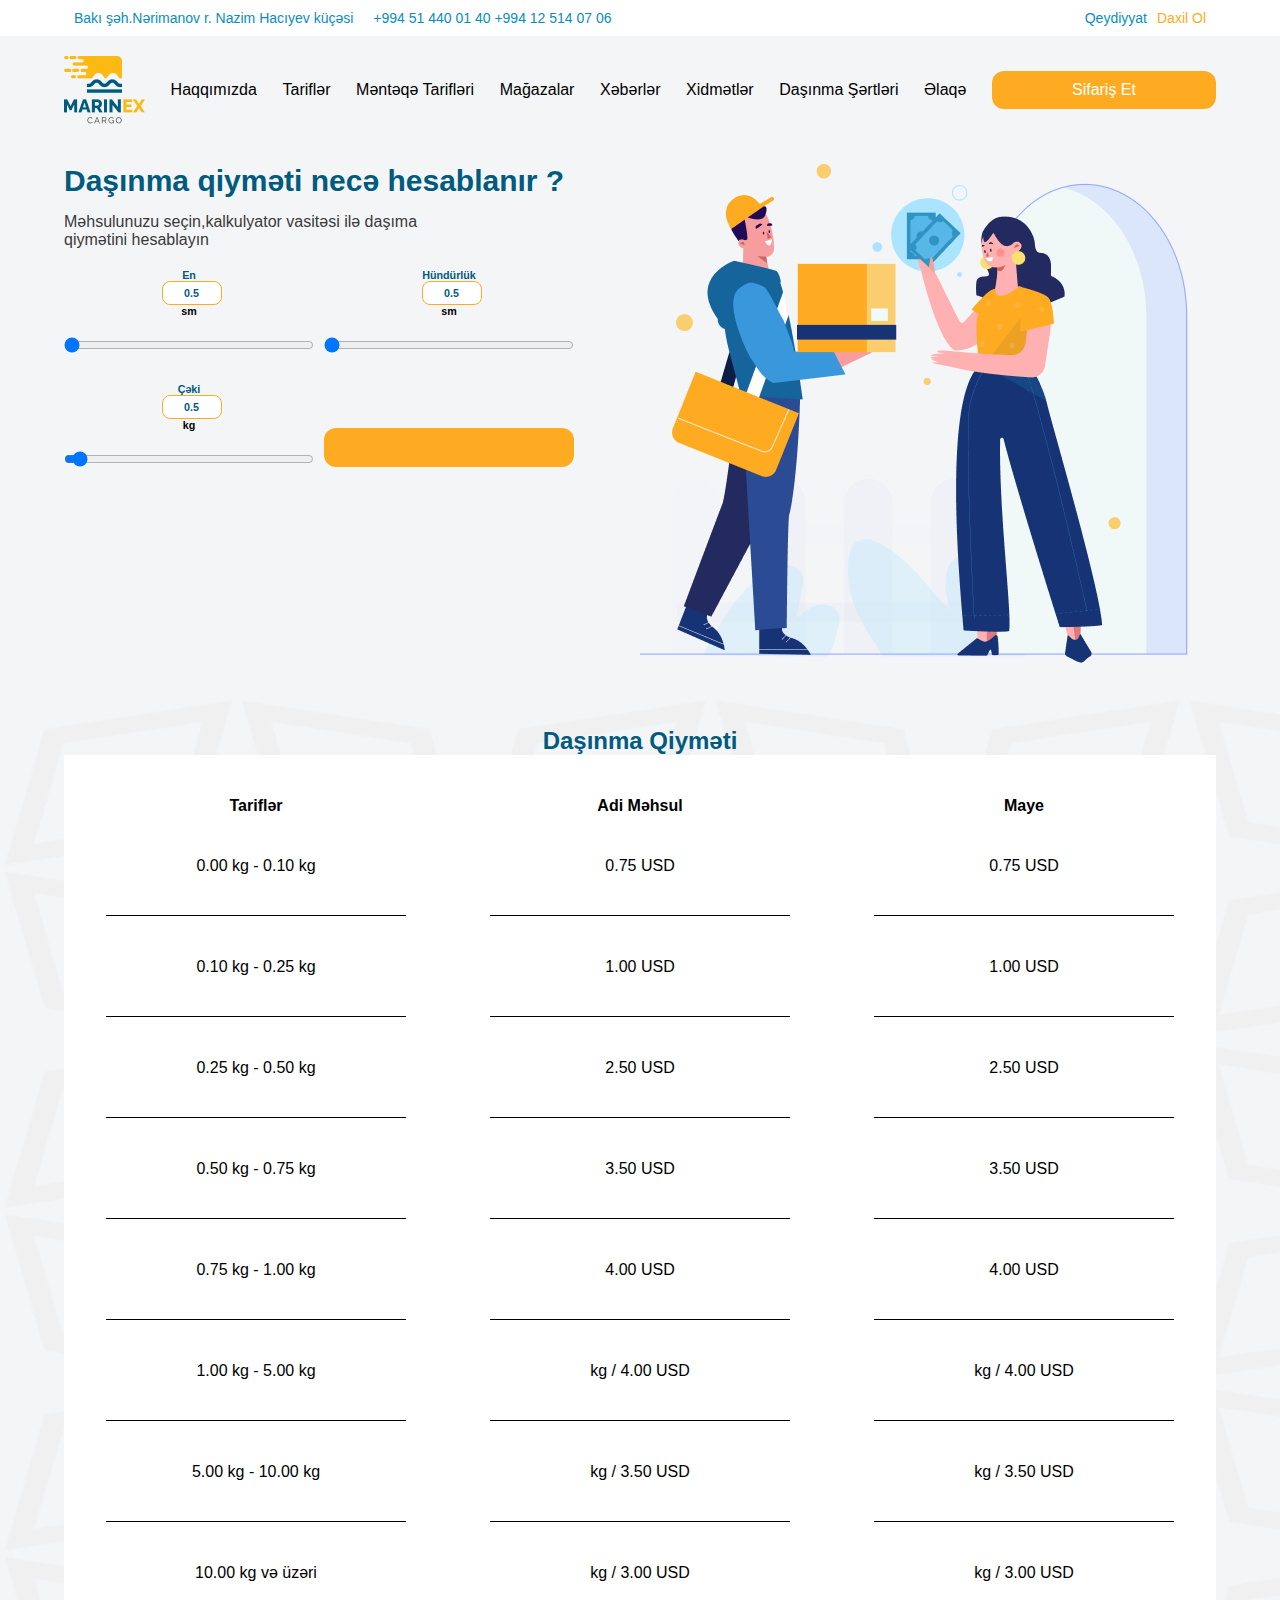
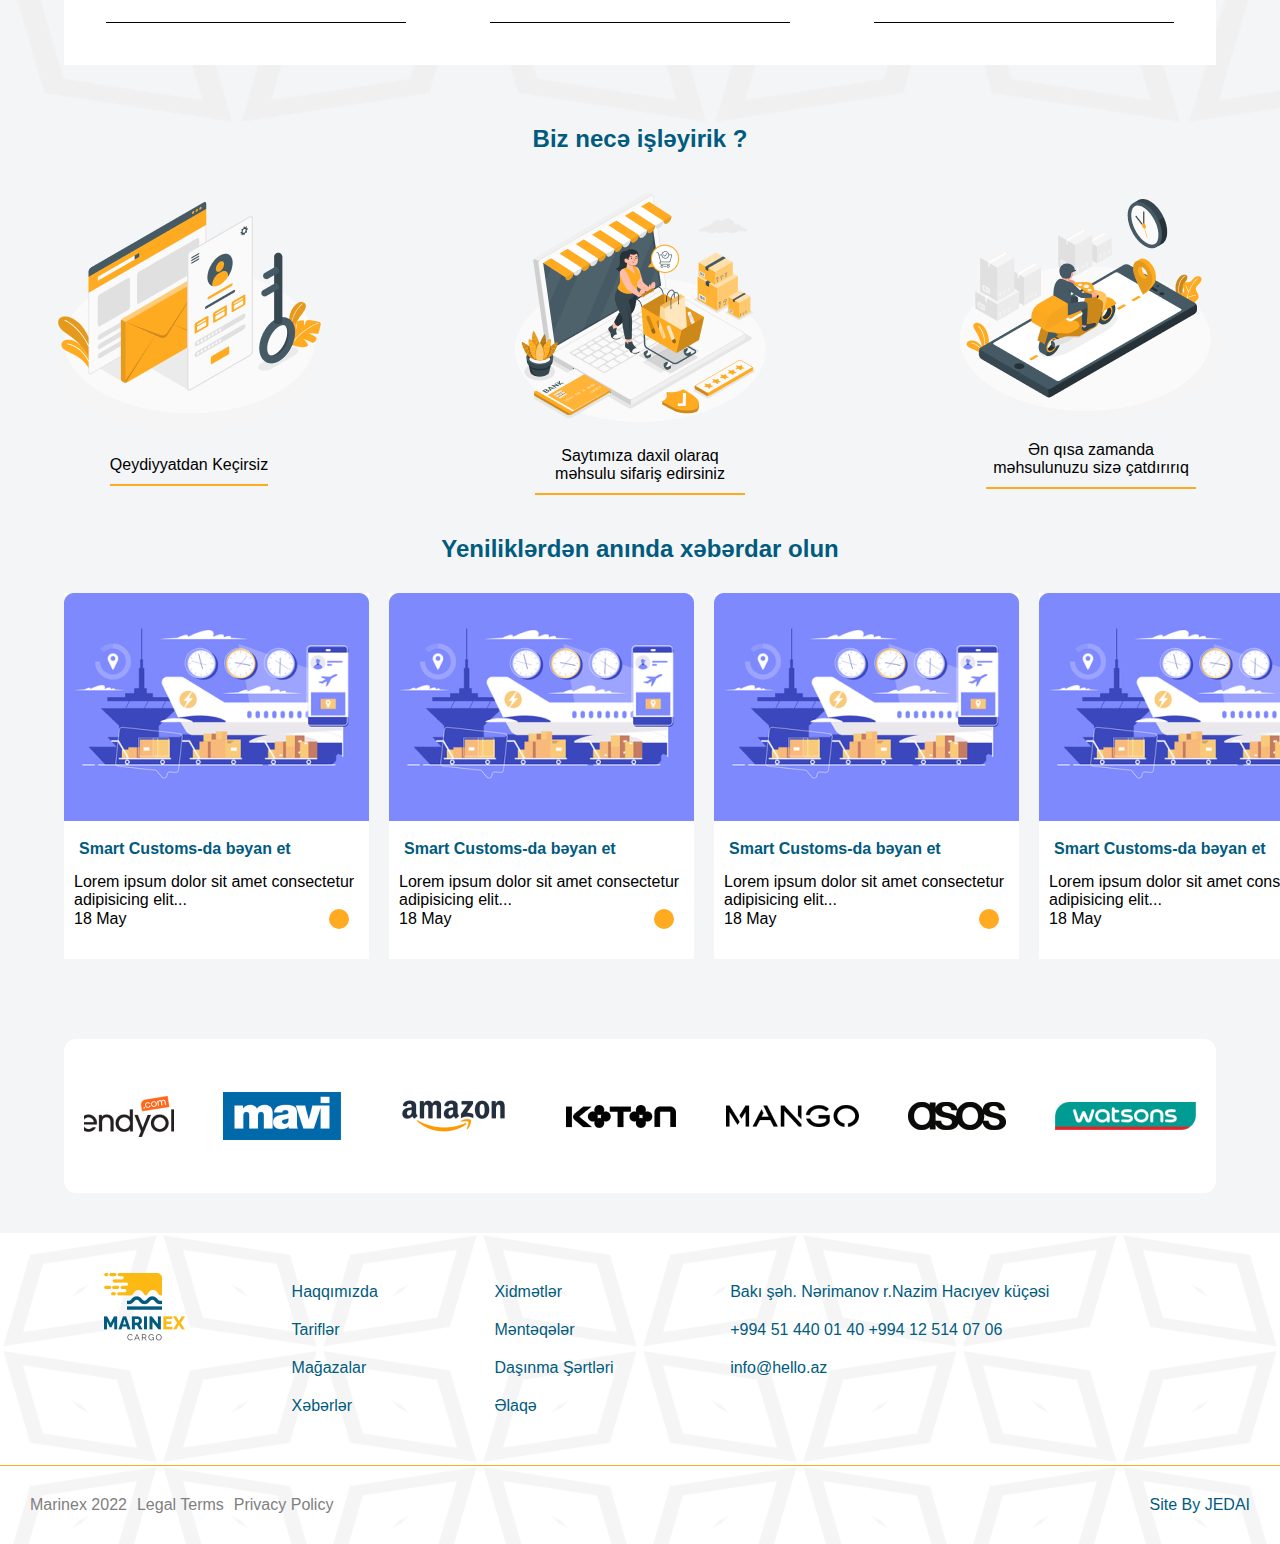
<file: index.html>
<!DOCTYPE html>
<html lang="en">
  <head>
    <meta charset="UTF-8" />
    <meta name="viewport" content="width=device-width, initial-scale=1.0" />
    <link rel="stylesheet" href="./assets/css/style.css" />
    <link
      rel="stylesheet"
      href="https://cdnjs.cloudflare.com/ajax/libs/font-awesome/6.4.2/css/all.min.css"
      integrity="sha512-z3gLpd7yknf1YoNbCzqRKc4qyor8gaKU1qmn+CShxbuBusANI9QpRohGBreCFkKxLhei6S9CQXFEbbKuqLg0DA=="
      crossorigin="anonymous"
      referrerpolicy="no-referrer"
    />
    <title>Marinex.az</title>
  </head>
  <body>
    <nav>
      <div class="container">
        <div class="navLeft">
          <div class="navLeftFirst">
            <p>
              <i class="fa-solid fa-location-dot" style="color: #f4bf01"></i>
              Bakı şəh.Nərimanov r. Nazim Hacıyev küçəsi
            </p>
          </div>
          <div class="navLeftSecond">
            <i class="fa-solid fa-phone" style="color: #ffc800"></i> +994 51 440
            01 40 +994 12 514 07 06
          </div>
        </div>
        <div class="navRight">
          <div class="navRightFirst">
            <i class="fa-solid fa-paper-plane" style="color: #ffc800"></i>
            <i class="fa-brands fa-facebook-f" style="color: #ffc800"></i>
            <i class="fa-brands fa-instagram" style="color: #ffc800"></i>
          </div>
          <div class="navRightSecond">
            <a class="navReg" href="#">Qeydiyyat</a>
            <a class="navLog" href="#">Daxil Ol</a>
          </div>
        </div>
      </div>
    </nav>
    <!-- Section1 Start -->
    <section class="Section1">
      <div class="container">
        <div class="Section1Bar">
          <img src="./assets/images/Logo.png" alt="" />
          <a href="haqqimizda.html">Haqqımızda</a>
          <a href="tarifler.html">Tariflər</a>
          <a href="menteqe.html">Məntəqə Tarifləri</a>
          <a href="magaza">Mağazalar</a>
          <a href="#">Xəbərlər</a><a href="#">Xidmətlər</a>
          
          <a href="#">Daşınma Şərtləri</a>
          <a href="#">Əlaqə</a>
          <a class="orderBtn" href="#">Sifariş Et</a>
        </div>
        <div class="Section1First">
          <div class="Section1FirstL">
            <h2>Daşınma qiyməti necə hesablanır ?</h2>
            <p class="altText">
              Məhsulunuzu seçin,kalkulyator vasitəsi ilə daşıma qiymətini
              hesablayın
            </p>
            <div class="cards">
              <div class="card1">
                <h6>
                  En
                  <div id="rangeBox" class="card1Val"></div>
                  <span>sm</span>
                </h6>
                <input
                  id="range"
                  type="range"
                  value="0.5"
                  min="0"
                  max="1000"
                  step="0.5"
                />
              </div>
              <div class="card1">
                <h6>
                  Hündürlük
                  <div id="rangeBox2" class="card1Val"></div>
                  <span>sm</span>
                </h6>
                <input
                  id="range2"
                  type="range"
                  value="0.5"
                  min="0"
                  max="1000"
                  step="0.5"
                />
              </div>
              <div class="card1">
                <h6>
                  Çəki
                  <div id="rangeBox3" class="card1Val"></div>

                  <span>kg</span>
                </h6>
                <input
                  id="range3"
                  type="range"
                  value="0.5"
                  min="0"
                  max="15"
                  step="0.01"
                />
              </div>
              <div id="result" class="cardValue"></div>
            </div>
          </div>
          <div class="Section1FirstR">
            <img src="./assets/images/Section1R.png" alt="" />
          </div>
        </div>
      </div>
    </section>
    <!-- Section1 End -->
    <!--Section2 Start -->
    <section class="Section2">
      <h2>Daşınma Qiyməti</h2>
      <div class="container">
        <div class="Section2Div">
          <table>
            <tr>
              <th>Tariflər</th>
            </tr>
            <tr>
              <td>0.00 kg - 0.10 kg</td>
            </tr>
            <tr>
              <td>0.10 kg - 0.25 kg</td>
            </tr>
            <tr>
              <td>0.25 kg - 0.50 kg</td>
            </tr>
            <tr>
              <td>0.50 kg - 0.75 kg</td>
            </tr>
            <tr>
              <td>0.75 kg - 1.00 kg</td>
            </tr>
            <tr>
              <td>1.00 kg - 5.00 kg</td>
            </tr>
            <tr>
              <td>5.00 kg - 10.00 kg</td>
            </tr>
            <tr>
              <td>10.00 kg və üzəri</td>
            </tr>
          </table>
          <table>
            <tr>
              <th>Adi Məhsul</th>
            </tr>
            <tr>
              <td>0.75 USD</td>
            </tr>
            <tr>
              <td>1.00 USD</td>
            </tr>
            <tr>
              <td>2.50 USD</td>
            </tr>
            <tr>
              <td>3.50 USD</td>
            </tr>
            <tr>
              <td>4.00 USD</td>
            </tr>
            <tr>
              <td>kg / 4.00 USD</td>
            </tr>
            <tr>
              <td>kg / 3.50 USD</td>
            </tr>
            <tr>
              <td>kg / 3.00 USD</td>
            </tr>
          </table>
          <table>
            <tr>
              <th>Maye</th>
            </tr>
            <tr>
              <td>0.75 USD</td>
            </tr>
            <tr>
              <td>1.00 USD</td>
            </tr>
            <tr>
              <td>2.50 USD</td>
            </tr>
            <tr>
              <td>3.50 USD</td>
            </tr>
            <tr>
              <td>4.00 USD</td>
            </tr>
            <tr>
              <td>kg / 4.00 USD</td>
            </tr>
            <tr>
              <td>kg / 3.50 USD</td>
            </tr>
            <tr>
              <td>kg / 3.00 USD</td>
            </tr>
          </table>
        </div>
      </div>
    </section>
    <!-- Section2 End -->
    <!-- Section3 Start -->
    <section class="Section3">
      <h2>Biz necə işləyirik ?</h2>
      <div class="container">
        <div class="cards2">
          <div class="card2">
            <img src="./assets/images/card2F.png" alt="" />
            <p>Qeydiyyatdan Keçirsiz</p>
          </div>
          <div class="card2">
            <img src="./assets/images/card2R.png" alt="" />
            <p>Saytımıza daxil olaraq məhsulu sifariş edirsiniz</p>
          </div>
          <div class="card2">
            <img src="./assets/images/card2E.png" alt="" />
            <p>Ən qısa zamanda məhsulunuzu sizə çatdırırıq</p>
          </div>
        </div>
      </div>
    </section>
    <!-- Section3 End -->
    <!-- Section4 Start -->
    <section class="Section4">
      <h2>Yeniliklərdən anında xəbərdar olun</h2>
      <div class="container">
        <div class="card1">
          <img src="./assets/images/S4card1.png" alt="" />
          <h3>Smart Customs-da bəyan et</h3>
          <p>
            Lorem ipsum dolor sit amet consectetur adipisicing elit...
          </p>
          <div class="card1Date">
            <p>18 May</p>
            <i class="fa-solid fa-arrow-right" style="color: #ffffff;"></i>
          </div>
        </div>
        <div class="card1">
          <img src="./assets/images/S4card1.png" alt="" />
          <h3>Smart Customs-da bəyan et</h3>
          <p>
            Lorem ipsum dolor sit amet consectetur adipisicing elit...
          </p>
          <div class="card1Date">
            <p>18 May</p>
            <i class="fa-solid fa-arrow-right" style="color: #ffffff;"></i>
          </div>
        </div>
        <div class="card1">
          <img src="./assets/images/S4card1.png" alt="" />
          <h3>Smart Customs-da bəyan et</h3>
          <p>
            Lorem ipsum dolor sit amet consectetur adipisicing elit...
          </p>
          <div class="card1Date">
            <p>18 May</p>
            <i class="fa-solid fa-arrow-right" style="color: #ffffff;"></i>
          </div>
        </div>
        <div class="card1">
          <img src="./assets/images/S4card1.png" alt="" />
          <h3>Smart Customs-da bəyan et</h3>
          <p>
            Lorem ipsum dolor sit amet consectetur adipisicing elit...
          </p>
          <div class="card1Date">
            <p>18 May</p>
            <i class="fa-solid fa-arrow-right" style="color: #ffffff;"></i>
          </div>
        </div>
      </div>
    </section>
    <!-- Section4 End -->
    <!-- Section5 Start -->
    <section class="Section5">
<div class="container">
  <div class="Section5First">
    <img src="./assets/images/1.png" alt="">
    <img src="./assets/images/2.png" alt="">
    <img src="./assets/images/3.png" alt="">
    <img src="./assets/images/4.png" alt="">
    <img src="./assets/images/5.png" alt="">
    <img src="./assets/images/6.png" alt="">
    <img src="./assets/images/7.png" alt="">
  </div>
  
</div>
    </section>
    <!-- Section5 End -->
    <!-- Footer Start -->
    <footer>
      <div class="container">
        
   <div class="footerFirst">
    <div class="Logo">
      <img src="./assets/images/Logo.png" alt="">
    </div>
    <div class="List1">
      <ul>
        <li><a href="#">Haqqımızda</a></li>
        <li><a href="#">Tariflər</a></li>
        <li><a href="#">Mağazalar</a></li>
        <li><a href="#">Xəbərlər</a></li>
      </ul>
    </div>
    <div class="List1">
      <ul>
        <li><a href="#">Xidmətlər</a></li>
        <li><a href="#">Məntəqələr</a></li>
        <li><a href="#">Daşınma Şərtləri</a></li>
        <li><a href="#">Əlaqə</a></li>
      </ul>
    </div>
    <div class="List1">
      <ul>
        <li>Bakı şəh. Nərimanov r.Nazim Hacıyev küçəsi</li>
        <li>+994 51 440 01 40 +994 12 514 07 06</li>
        <li>info@hello.az</li>
      </ul>
    </div>
    <div class="List2">
      <ul>
        <li>
          <i class="fa-solid fa-paper-plane" style="color: #fbab21;"></i>
        </li>
        <li><i class="fa-brands fa-facebook-f" style="color: #fbab21;"></i></li>
        <li><i class="fa-brands fa-instagram" style="color: #fbab21;"></i></li>
      </ul>
    </div>
   </div>
  </div>
    <div class="footerEnd">
      <div class="pDivs">
        <p>Marinex 2022</p>
      <p>Legal Terms</p>
      <p>Privacy Policy</p>
      </div>
      <p>Site By JEDAI</p>
    </div>
      
    </footer>
    <!-- Footer End -->
    <script src="app.js"></script>
  </body>
</html>
</file>
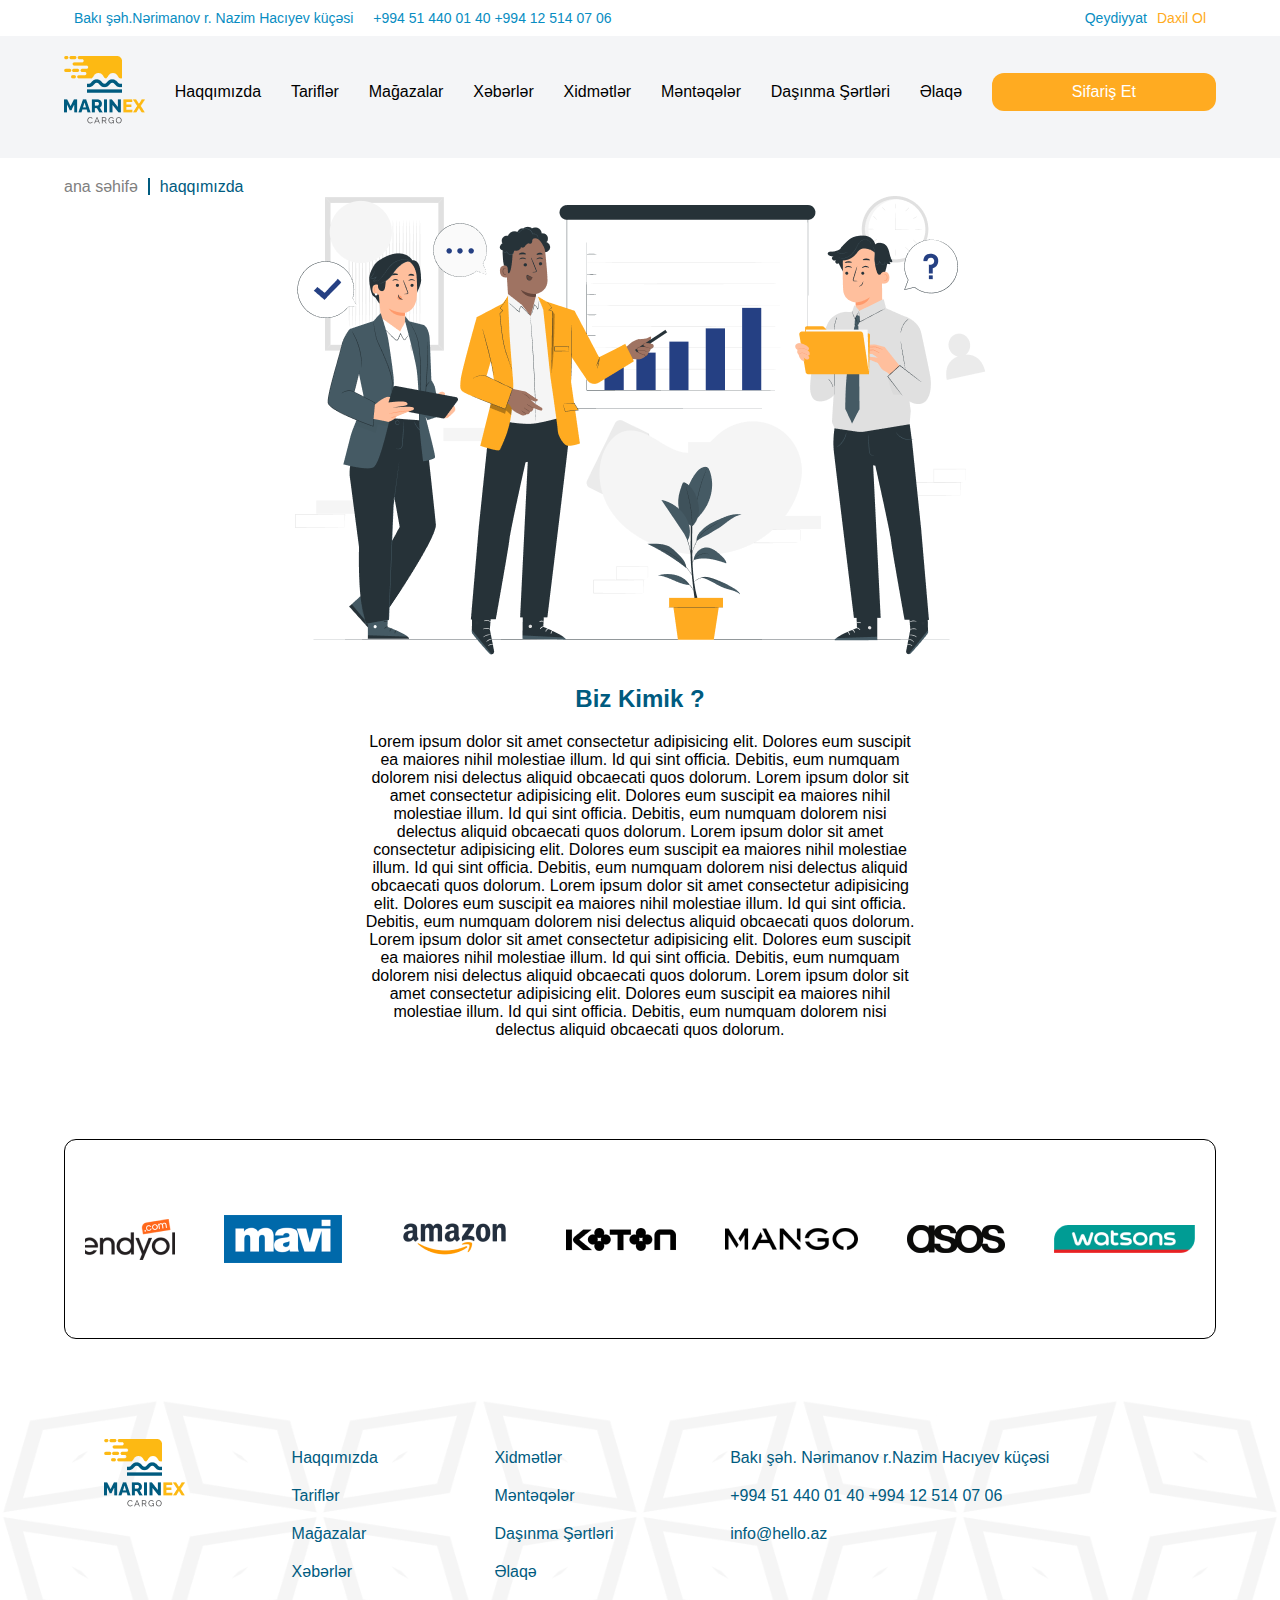
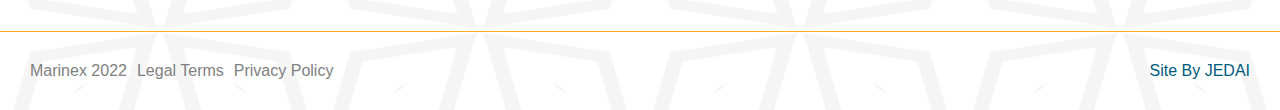
<file: haqqimizda.html>
<!DOCTYPE html>
<html lang="en">
  <head>
    <meta charset="UTF-8" />
    <meta name="viewport" content="width=device-width, initial-scale=1.0" />
    <link rel="stylesheet" href="./assets/css/haqqimizda.css" />
    <link
      rel="stylesheet"
      href="https://cdnjs.cloudflare.com/ajax/libs/font-awesome/6.4.2/css/all.min.css"
      integrity="sha512-z3gLpd7yknf1YoNbCzqRKc4qyor8gaKU1qmn+CShxbuBusANI9QpRohGBreCFkKxLhei6S9CQXFEbbKuqLg0DA=="
      crossorigin="anonymous"
      referrerpolicy="no-referrer"
    />
    <title>Marinex.az</title>
  </head>
  <body>
    <nav>
      <div class="container">
        <div class="navLeft">
          <div class="navLeftFirst">
            <p>
              <i class="fa-solid fa-location-dot" style="color: #f4bf01"></i>
              Bakı şəh.Nərimanov r. Nazim Hacıyev küçəsi
            </p>
          </div>
          <div class="navLeftSecond">
            <i class="fa-solid fa-phone" style="color: #ffc800"></i> +994 51 440
            01 40 +994 12 514 07 06
          </div>
        </div>
        <div class="navRight">
          <div class="navRightFirst">
            <i class="fa-solid fa-paper-plane" style="color: #ffc800"></i>
            <i class="fa-brands fa-facebook-f" style="color: #ffc800"></i>
            <i class="fa-brands fa-instagram" style="color: #ffc800"></i>
          </div>
          <div class="navRightSecond">
            <a class="navReg" href="#">Qeydiyyat</a>
            <a class="navLog" href="#">Daxil Ol</a>
          </div>
        </div>
      </div>
    </nav>
    <!-- Section1 Start -->
    <section class="Section1">
      <div class="container">
        <div class="Section1Bar">
          <a href="index.html"><img src="./assets/images/Logo.png" alt="" /></a>
          <a href="#">Haqqımızda</a>
          <a href="#">Tariflər</a>
          <a href="#">Mağazalar</a>
          <a href="#">Xəbərlər</a><a href="#">Xidmətlər</a>
          <a href="#">Məntəqələr</a>
          <a href="#">Daşınma Şərtləri</a>
          <a href="#">Əlaqə</a>
          <a class="orderBtn" href="#">Sifariş Et</a>
        </div>
      </div>
    </section>
    <!-- Section1 End -->
    <!--Section2 Start -->
    <section class="Section2">
       <div class="Section2Header">
       <div class="container">
        <p><a href="./index.html">ana səhifə</a><span>haqqımızda</span></p>
       </div>
       </div>
      <img src="./assets/images/Group.png" alt="" />
     <div class="Section2Txt">
        <h2>Biz Kimik ?</h2>
        <p>
          Lorem ipsum dolor sit amet consectetur adipisicing elit. Dolores eum
          suscipit ea maiores nihil molestiae illum. Id qui sint officia. Debitis,
          eum numquam dolorem nisi delectus aliquid obcaecati quos dolorum. Lorem ipsum dolor sit amet consectetur adipisicing elit. Dolores eum
          suscipit ea maiores nihil molestiae illum. Id qui sint officia. Debitis,
          eum numquam dolorem nisi delectus aliquid obcaecati quos dolorum. Lorem ipsum dolor sit amet consectetur adipisicing elit. Dolores eum
          suscipit ea maiores nihil molestiae illum. Id qui sint officia. Debitis,
          eum numquam dolorem nisi delectus aliquid obcaecati quos dolorum. Lorem ipsum dolor sit amet consectetur adipisicing elit. Dolores eum
          suscipit ea maiores nihil molestiae illum. Id qui sint officia. Debitis,
          eum numquam dolorem nisi delectus aliquid obcaecati quos dolorum. Lorem ipsum dolor sit amet consectetur adipisicing elit. Dolores eum
          suscipit ea maiores nihil molestiae illum. Id qui sint officia. Debitis,
          eum numquam dolorem nisi delectus aliquid obcaecati quos dolorum. Lorem ipsum dolor sit amet consectetur adipisicing elit. Dolores eum
          suscipit ea maiores nihil molestiae illum. Id qui sint officia. Debitis,
          eum numquam dolorem nisi delectus aliquid obcaecati quos dolorum.
        </p>
     </div>
    </section>
    <!-- Section2 End -->
    <!-- Section3 Start -->
    <section class="Section3"></section>
    <!-- Section3 End -->
    <!-- Section4 Start -->
    <section class="Section4"></section>
    <!-- Section4 End -->
    <!-- Section5 Start -->
    <section class="Section5">
      <div class="container">
        <div class="Section5First">
          <img src="./assets/images/1.png" alt="" />
          <img src="./assets/images/2.png" alt="" />
          <img src="./assets/images/3.png" alt="" />
          <img src="./assets/images/4.png" alt="" />
          <img src="./assets/images/5.png" alt="" />
          <img src="./assets/images/6.png" alt="" />
          <img src="./assets/images/7.png" alt="" />
        </div>
      </div>
    </section>
    <!-- Section5 End -->
    <!-- Footer Start -->
    <footer>
      <div class="container">
        <div class="footerFirst">
          <div class="Logo">
            <img src="./assets/images/Logo.png" alt="" />
          </div>
          <div class="List1">
            <ul>
              <li><a href="#">Haqqımızda</a></li>
              <li><a href="#">Tariflər</a></li>
              <li><a href="#">Mağazalar</a></li>
              <li><a href="#">Xəbərlər</a></li>
            </ul>
          </div>
          <div class="List1">
            <ul>
              <li><a href="#">Xidmətlər</a></li>
              <li><a href="#">Məntəqələr</a></li>
              <li><a href="#">Daşınma Şərtləri</a></li>
              <li><a href="#">Əlaqə</a></li>
            </ul>
          </div>
          <div class="List1">
            <ul>
              <li>Bakı şəh. Nərimanov r.Nazim Hacıyev küçəsi</li>
              <li>+994 51 440 01 40 +994 12 514 07 06</li>
              <li>info@hello.az</li>
            </ul>
          </div>
          <div class="List2">
            <ul>
              <li>
                <i class="fa-solid fa-paper-plane" style="color: #fbab21"></i>
              </li>
              <li>
                <i class="fa-brands fa-facebook-f" style="color: #fbab21"></i>
              </li>
              <li>
                <i class="fa-brands fa-instagram" style="color: #fbab21"></i>
              </li>
            </ul>
          </div>
        </div>
      </div>
      <div class="footerEnd">
        <div class="pDivs">
          <p>Marinex 2022</p>
          <p>Legal Terms</p>
          <p>Privacy Policy</p>
        </div>
        <p>Site By JEDAI</p>
      </div>
    </footer>
    <!-- Footer End -->
    <script src="app.js"></script>
  </body>
</html>
</file>
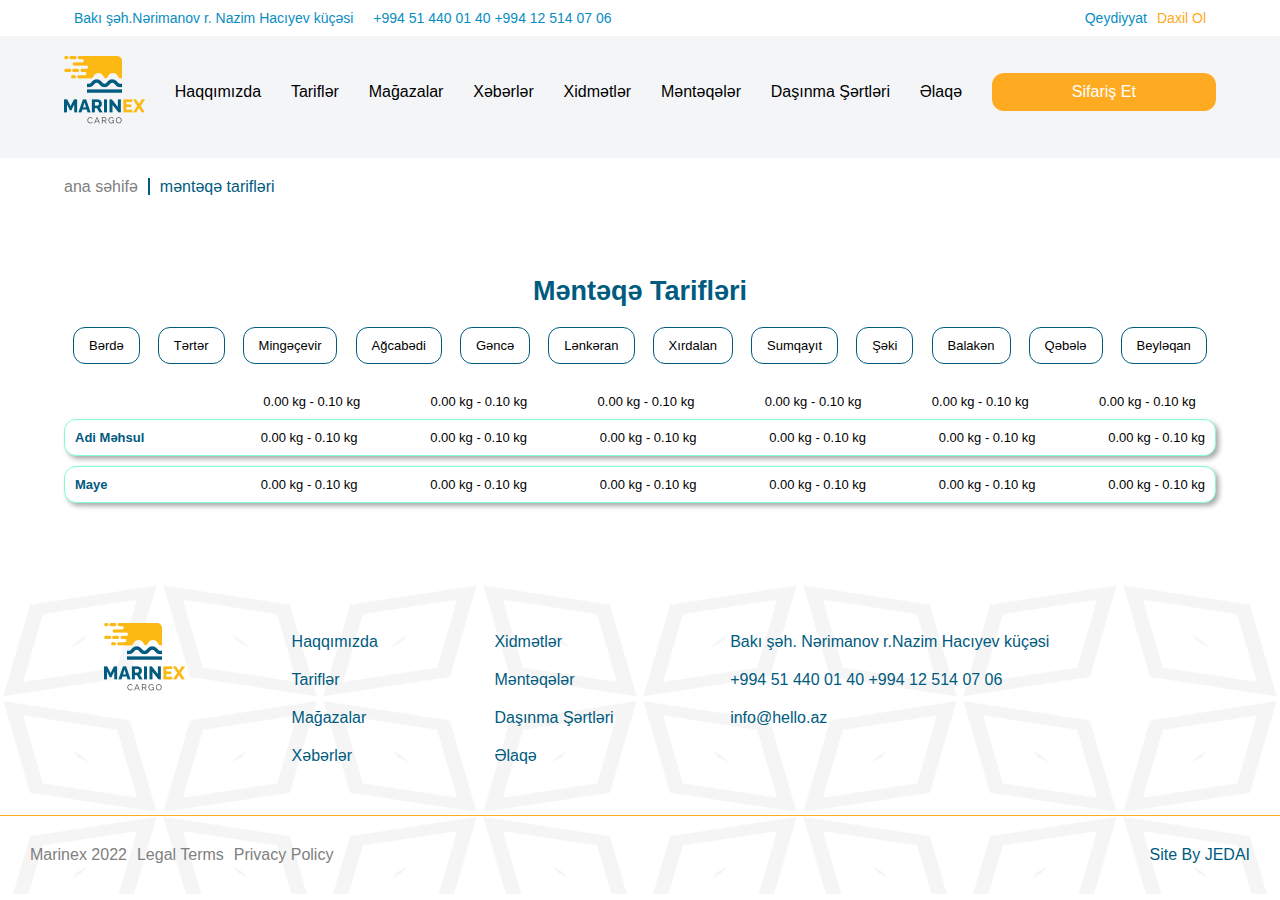
<file: magaza.html>
<!DOCTYPE html>
<html lang="en">
  <head>
    <meta charset="UTF-8" />
    <meta name="viewport" content="width=device-width, initial-scale=1.0" />
    <link rel="stylesheet" href="./assets/css/menteqe.css" />
    <link
      rel="stylesheet"
      href="https://cdnjs.cloudflare.com/ajax/libs/font-awesome/6.4.2/css/all.min.css"
      integrity="sha512-z3gLpd7yknf1YoNbCzqRKc4qyor8gaKU1qmn+CShxbuBusANI9QpRohGBreCFkKxLhei6S9CQXFEbbKuqLg0DA=="
      crossorigin="anonymous"
      referrerpolicy="no-referrer"
    />
    <title>Marinex.az</title>
  </head>
  <body>
    <nav>
      <div class="container">
        <div class="navLeft">
          <div class="navLeftFirst">
            <p>
              <i class="fa-solid fa-location-dot" style="color: #f4bf01"></i>
              Bakı şəh.Nərimanov r. Nazim Hacıyev küçəsi
            </p>
          </div>
          <div class="navLeftSecond">
            <i class="fa-solid fa-phone" style="color: #ffc800"></i> +994 51 440
            01 40 +994 12 514 07 06
          </div>
        </div>
        <div class="navRight">
          <div class="navRightFirst">
            <i class="fa-solid fa-paper-plane" style="color: #ffc800"></i>
            <i class="fa-brands fa-facebook-f" style="color: #ffc800"></i>
            <i class="fa-brands fa-instagram" style="color: #ffc800"></i>
          </div>
          <div class="navRightSecond">
            <a class="navReg" href="#">Qeydiyyat</a>
            <a class="navLog" href="#">Daxil Ol</a>
          </div>
        </div>
      </div>
    </nav>
    <!-- Section1 Start -->
    <section class="Section1">
      <div class="container">
        <div class="Section1Bar">
          <a href="index.html"><img src="./assets/images/Logo.png" alt="" /></a>
          <a href="haqqimizda.html">Haqqımızda</a>
          <a href="tarifler.html">Tariflər</a>
          <a href="#">Mağazalar</a>
          <a href="#">Xəbərlər</a><a href="#">Xidmətlər</a>
          <a href="#">Məntəqələr</a>
          <a href="#">Daşınma Şərtləri</a>
          <a href="#">Əlaqə</a>
          <a class="orderBtn" href="#">Sifariş Et</a>
        </div>
      </div>
    </section>
    <!-- Section1 End -->
    <!--Section2 Start -->
    <section class="Section2">
      <div class="Section2Header">
        <div class="container">
          <p><a href="./index.html">ana səhifə</a><span>məntəqə tarifləri</span></p>
        </div>
      </div>
    </section>
    <!-- Section2 End -->
    
    <!-- Section3 Start -->
    <section class="Section3">
      <div class="Section3Header">
       <div class="headTag"> <h2>Məntəqə Tarifləri</h2></div>
       <div class="headerLinks">
       <div class="container">
        <a href="#">Bərdə</a>
        <a href="#">Tərtər</a>
        <a href="#">Mingəçevir</a>
        <a href="#">Ağcabədi</a>
        <a href="#">Gəncə</a>
        <a href="#">Lənkəran</a>
        <a href="#">Xırdalan</a>
        <a href="#">Sumqayıt</a>
        <a href="#">Şəki</a>
        <a href="#">Balakən</a>
        <a href="#">Qəbələ</a>
        <a href="#">Beyləqan</a>
       </div>
       </div>
      </div>
      <div class="Section3First">
       <div class="container">
        <p>0.00 kg - 0.10 kg</p>
        <p>0.00 kg - 0.10 kg</p>
        <p>0.00 kg - 0.10 kg</p>
        <p>0.00 kg - 0.10 kg</p>
        <p>0.00 kg - 0.10 kg</p>
        <p>0.00 kg - 0.10 kg</p>
        
       </div>
      </div>
       <div class="Section3Second">
        <div class="container">
         <div class="secondHeader">
          <h4>Adi Məhsul</h4>
         </div>
        <p>0.00 kg - 0.10 kg</p>
        <p>0.00 kg - 0.10 kg</p>
        <p>0.00 kg - 0.10 kg</p>
        <p>0.00 kg - 0.10 kg</p>
        <p>0.00 kg - 0.10 kg</p>
        <p>0.00 kg - 0.10 kg</p>
        
        </div>
        <div class="container">
          <div class="secondHeader">
           <h4>Maye</h4>
          </div>
         <p>0.00 kg - 0.10 kg</p>
         <p>0.00 kg - 0.10 kg</p>
         <p>0.00 kg - 0.10 kg</p>
         <p>0.00 kg - 0.10 kg</p>
         <p>0.00 kg - 0.10 kg</p>
         <p>0.00 kg - 0.10 kg</p>
         
         </div>
       </div>
    </section>
    <!-- Section3 End -->
   
    <!-- Footer Start -->
    <footer>
      <div class="container">
        <div class="footerFirst">
          <div class="Logo">
            <img src="./assets/images/Logo.png" alt="" />
          </div>
          <div class="List1">
            <ul>
              <li><a href="#">Haqqımızda</a></li>
              <li><a href="#">Tariflər</a></li>
              <li><a href="#">Mağazalar</a></li>
              <li><a href="#">Xəbərlər</a></li>
            </ul>
          </div>
          <div class="List1">
            <ul>
              <li><a href="#">Xidmətlər</a></li>
              <li><a href="#">Məntəqələr</a></li>
              <li><a href="#">Daşınma Şərtləri</a></li>
              <li><a href="#">Əlaqə</a></li>
            </ul>
          </div>
          <div class="List1">
            <ul>
              <li>Bakı şəh. Nərimanov r.Nazim Hacıyev küçəsi</li>
              <li>+994 51 440 01 40 +994 12 514 07 06</li>
              <li>info@hello.az</li>
            </ul>
          </div>
          <div class="List2">
            <ul>
              <li>
                <i class="fa-solid fa-paper-plane" style="color: #fbab21"></i>
              </li>
              <li>
                <i class="fa-brands fa-facebook-f" style="color: #fbab21"></i>
              </li>
              <li>
                <i class="fa-brands fa-instagram" style="color: #fbab21"></i>
              </li>
            </ul>
          </div>
        </div>
      </div>
      <div class="footerEnd">
        <div class="pDivs">
          <p>Marinex 2022</p>
          <p>Legal Terms</p>
          <p>Privacy Policy</p>
        </div>
        <p>Site By JEDAI</p>
      </div>
    </footer>
    
    <!-- Footer End -->
  </body>
</html>
</file>
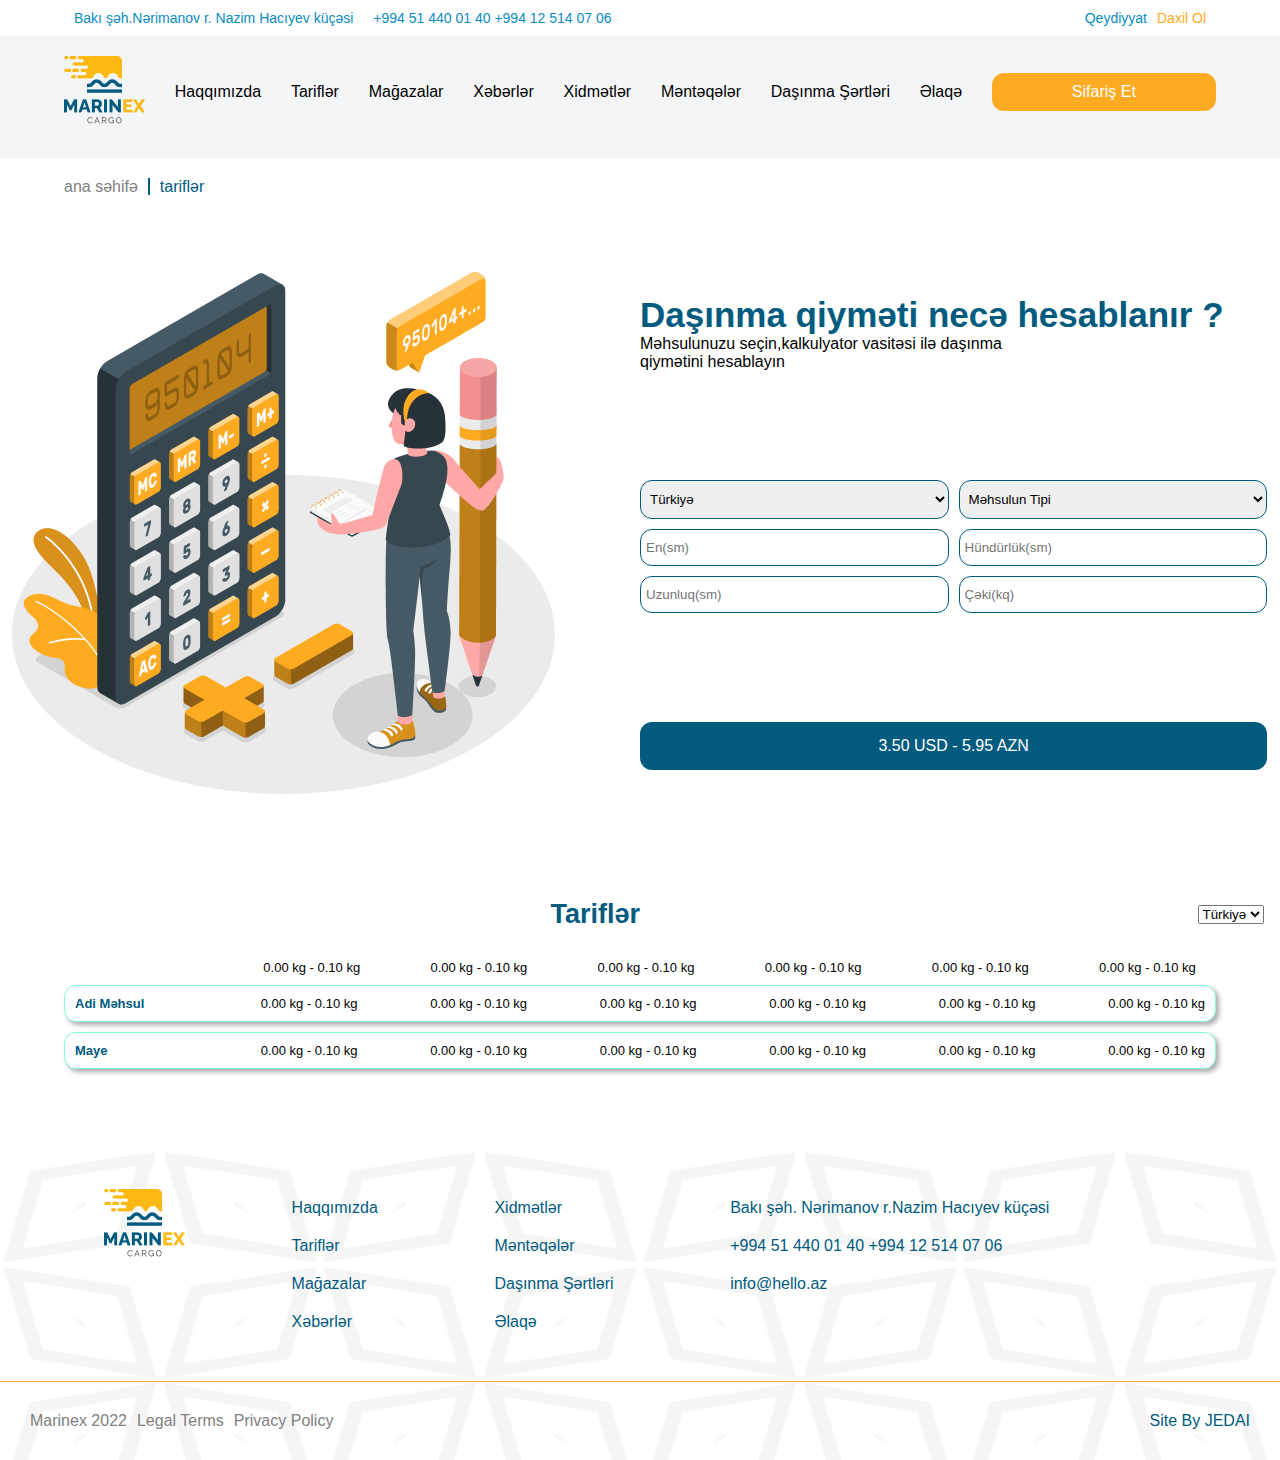
<file: tarifler.html>
<!DOCTYPE html>
<html lang="en">
  <head>
    <meta charset="UTF-8" />
    <meta name="viewport" content="width=device-width, initial-scale=1.0" />
    <link rel="stylesheet" href="./assets/css/tarifler.css" />
    <link
      rel="stylesheet"
      href="https://cdnjs.cloudflare.com/ajax/libs/font-awesome/6.4.2/css/all.min.css"
      integrity="sha512-z3gLpd7yknf1YoNbCzqRKc4qyor8gaKU1qmn+CShxbuBusANI9QpRohGBreCFkKxLhei6S9CQXFEbbKuqLg0DA=="
      crossorigin="anonymous"
      referrerpolicy="no-referrer"
    />
    <title>Marinex.az</title>
  </head>
  <body>
    <nav>
      <div class="container">
        <div class="navLeft">
          <div class="navLeftFirst">
            <p>
              <i class="fa-solid fa-location-dot" style="color: #f4bf01"></i>
              Bakı şəh.Nərimanov r. Nazim Hacıyev küçəsi
            </p>
          </div>
          <div class="navLeftSecond">
            <i class="fa-solid fa-phone" style="color: #ffc800"></i> +994 51 440
            01 40 +994 12 514 07 06
          </div>
        </div>
        <div class="navRight">
          <div class="navRightFirst">
            <i class="fa-solid fa-paper-plane" style="color: #ffc800"></i>
            <i class="fa-brands fa-facebook-f" style="color: #ffc800"></i>
            <i class="fa-brands fa-instagram" style="color: #ffc800"></i>
          </div>
          <div class="navRightSecond">
            <a class="navReg" href="#">Qeydiyyat</a>
            <a class="navLog" href="#">Daxil Ol</a>
          </div>
        </div>
      </div>
    </nav>
    <!-- Section1 Start -->
    <section class="Section1">
      <div class="container">
        <div class="Section1Bar">
          <a href="index.html"><img src="./assets/images/Logo.png" alt="" /></a>
          <a href="haqqimizda.html">Haqqımızda</a>
          <a href="tarifler.html">Tariflər</a>
          <a href="#">Mağazalar</a>
          <a href="#">Xəbərlər</a><a href="#">Xidmətlər</a>
          <a href="#">Məntəqələr</a>
          <a href="#">Daşınma Şərtləri</a>
          <a href="#">Əlaqə</a>
          <a class="orderBtn" href="#">Sifariş Et</a>
        </div>
      </div>
    </section>
    <!-- Section1 End -->
    <!--Section2 Start -->
    <section class="Section2">
      <div class="Section2Header">
        <div class="container">
          <p><a href="./index.html">ana səhifə</a><span>tariflər</span></p>
        </div>
      </div>
      <div class="Section2Div">
        <div class="Section2Left">
          <img src="./assets/images/tarifler.png" alt="" />
        </div>
        <div class="Section2Right">
          <div class="Section2Txt">
            <h2>Daşınma qiyməti necə hesablanır ?</h2>
          <p>
            Məhsulunuzu seçin,kalkulyator vasitəsi ilə daşınma qiymətini
            hesablayın
          </p>
          </div>
          <div class="Section2Inputs">
            <div class="Section2InputLeft">
              <select name="" id="">
                <option value="">Türkiyə</option>
                <option value="">Azərbaycan</option>
              </select>
              <input type="text" placeholder="En(sm)">
              <input type="text" placeholder="Uzunluq(sm)">
            </div>
            <div class="Section2InputRight">
              <select name="" id="">
                <option value="">Məhsulun Tipi</option>
              </select>
              <input type="text" placeholder="Hündürlük(sm)">
              <input type="text" placeholder="Çəki(kq)">
            </div>
           
          </div>
         <div class="Section2Button">
          <a href="#">3.50 USD - 5.95 AZN</a>
         </div>
        </div>
      </div>
    </section>
    <!-- Section2 End -->
    
    <!-- Section3 Start -->
    <section class="Section3">
      <div class="Section3Header">
       <div class="headTag"> <h2>Tariflər</h2></div>
        <div class="option">
          <div class="container">
            <div class="option">
              <select name="" id="">
                <option value="">Türkiyə</option>
              </select>
            </div>
          </div>
        </div>
      </div>
      <div class="Section3First">
       <div class="container">
        <p>0.00 kg - 0.10 kg</p>
        <p>0.00 kg - 0.10 kg</p>
        <p>0.00 kg - 0.10 kg</p>
        <p>0.00 kg - 0.10 kg</p>
        <p>0.00 kg - 0.10 kg</p>
        <p>0.00 kg - 0.10 kg</p>
        
       </div>
      </div>
       <div class="Section3Second">
        <div class="container">
         <div class="secondHeader">
          <h4>Adi Məhsul</h4>
         </div>
        <p>0.00 kg - 0.10 kg</p>
        <p>0.00 kg - 0.10 kg</p>
        <p>0.00 kg - 0.10 kg</p>
        <p>0.00 kg - 0.10 kg</p>
        <p>0.00 kg - 0.10 kg</p>
        <p>0.00 kg - 0.10 kg</p>
        
        </div>
        <div class="container">
          <div class="secondHeader">
           <h4>Maye</h4>
          </div>
         <p>0.00 kg - 0.10 kg</p>
         <p>0.00 kg - 0.10 kg</p>
         <p>0.00 kg - 0.10 kg</p>
         <p>0.00 kg - 0.10 kg</p>
         <p>0.00 kg - 0.10 kg</p>
         <p>0.00 kg - 0.10 kg</p>
         
         </div>
       </div>
    </section>
    <!-- Section3 End -->
   
    <!-- Footer Start -->
    <footer>
      <div class="container">
        <div class="footerFirst">
          <div class="Logo">
            <img src="./assets/images/Logo.png" alt="" />
          </div>
          <div class="List1">
            <ul>
              <li><a href="#">Haqqımızda</a></li>
              <li><a href="#">Tariflər</a></li>
              <li><a href="#">Mağazalar</a></li>
              <li><a href="#">Xəbərlər</a></li>
            </ul>
          </div>
          <div class="List1">
            <ul>
              <li><a href="#">Xidmətlər</a></li>
              <li><a href="#">Məntəqələr</a></li>
              <li><a href="#">Daşınma Şərtləri</a></li>
              <li><a href="#">Əlaqə</a></li>
            </ul>
          </div>
          <div class="List1">
            <ul>
              <li>Bakı şəh. Nərimanov r.Nazim Hacıyev küçəsi</li>
              <li>+994 51 440 01 40 +994 12 514 07 06</li>
              <li>info@hello.az</li>
            </ul>
          </div>
          <div class="List2">
            <ul>
              <li>
                <i class="fa-solid fa-paper-plane" style="color: #fbab21"></i>
              </li>
              <li>
                <i class="fa-brands fa-facebook-f" style="color: #fbab21"></i>
              </li>
              <li>
                <i class="fa-brands fa-instagram" style="color: #fbab21"></i>
              </li>
            </ul>
          </div>
        </div>
      </div>
      <div class="footerEnd">
        <div class="pDivs">
          <p>Marinex 2022</p>
          <p>Legal Terms</p>
          <p>Privacy Policy</p>
        </div>
        <p>Site By JEDAI</p>
      </div>
    </footer>
    
    <!-- Footer End -->
  </body>
</html>
</file>
<file: assets/css/style.css>
* {
  margin: 0;
  padding: 0;
  box-sizing: border-box;
  font-family: Arial, Helvetica, sans-serif;
}
a{
    text-decoration: none;
    color:black;
}
body{
  background-color: #F4F5F7;
}
.container {
  max-width: 1481px;
  width: 90%;
  margin: 0 auto;
}
nav {
  width: 100%;
  background-color: white;
  box-shadow: 1px 1px 20px 1px gray;
}
nav .container {
  display: flex;
}
nav .navLeft {
  display: flex;
align-items: center;
  width: 50%;
  color: #088dc2;
  font-size: 14px;
 gap :20px;
  padding: 10px;
}
nav .navLeftFirst {
  font-family: Arial, Helvetica, sans-serif;
  color: #088dc2;
}
nav .navRight {
  display: flex;
  align-items: center;
  width: 50%;
  color: #088dc2;
  font-size: 14px;
  justify-content: flex-end;
  padding: 10px;
}
nav .navRightFirst {
  display: flex;
  font-size: 18px;
  gap: 20px;
  align-items: center;
}
nav .navRightSecond a {
  text-decoration: none;
}
.navReg {
  color: #088dc2;
}
.navLog {
  color: #FFAB21;
}
nav .navRightSecond {
  display: flex;
  gap: 10px;
  margin-left: 20px;
  align-items: center;
}

.Section1{
    display:flex;
    background-color: #F4F5F7;
    padding-top:20px;
    padding-bottom:30px;
}
.Section1Bar{
    display:flex;
    align-items: center;
    justify-content: space-between;
}
.Section1Bar .orderBtn{
    background-color: #FFAB21;
    border-radius: 12px;
    padding:10px 80px;
    color:white;
}
.Section1 .Section1First{
  margin-top:40px;
    display:flex;
   width: 100%;
  
}
.Section1 .Section1First .Section1FirstL{
    display:flex;
    flex-direction: column;
    width: 50%;
   
}
.Section1 .Section1First .Section1FirstL h2{
    color:#005B7F;
    font-size:30px;
}
.Section1 .Section1First .Section1FirstL .altText{
  margin-top:15px;
    width:420px;
    color:rgb(58, 58, 58);
}
.Section1FirstL .card1{
  
  display: flex;
  flex-direction: column;
  gap:20px;
  margin-top: 20px;
text-align: center;
align-items: center;  
}

.Section1FirstL .card1 .card1Val{
  background-color: #fff;
  border:1px solid #FFAB21;
  padding:5px 10px;
  border-radius: 8px;
  margin-left: 10px;
  margin-right: 5px;
  width:60px;
  text-align: center;
}

.Section1FirstL .card1 h6{
  color:#005B7F;
}

.Section1FirstL .card1 h6 span{
  color:black;
}
.Section1FirstL .card1 input{
 width:250px;
}
.Section1FirstL .cards{
  display:flex;
flex-wrap: wrap;
gap:10px;
}
.Section1FirstL .cardValue{
  display: flex;
  background-color: #FFAB21;
  margin-top:65px;
  width:250px;
  text-align: center;
color:white;
align-items: center;
justify-content: center;
border-radius: 12px;
}

.Section2{
  display:flex;
  background-image: url(../images/Section2Bg.png);
  flex-direction: column;
  justify-content: center;
  align-items: center;
  background-repeat: no-repeat;
  background-size: cover;
  padding-top:30px;
}
.Section2 h2{
  color:#005B7F;
}
.Section2Div{
  background-color: #fff;
  display:flex;
  justify-content: space-around;
  margin-bottom:60px;
}
table{
  margin:20px;
  padding:20px;
  width: 350px;
  align-items: center;
  text-align: center;
}
table tr{
  margin: 20px;
  padding:20px;
  
}
table td{
  margin:40px;
  padding:40px;
  border-bottom:1px solid;

}

.Section3{
  display:flex;
  flex-direction: column;
  justify-content: center;
  align-items: center;
}
.Section3 h2{
  color:#005B7F;
}
.Section3 .cards2{
  display:flex;
  gap:30px;
  justify-content: space-between;
 
  width: 100%;
  margin-top:20px;
}

.Section3 .card2{
  display: flex;
  flex-direction: column;
  text-align: center;
  align-items: center;
  justify-content: center;
  width:250px;
  padding:20px;
  gap:25px;
}
.Section3 .card2 p{
  border-bottom:2px solid #FFAB21;
  padding-bottom:10px;
}

.Section4{
  display:flex;
  flex-direction: column;
  align-items: center;
  margin-top:20px;
  margin-bottom:40px;
  background-color: #F4F5F7;
}
.Section4 h2{
  color:#005B7F;
}
.Section4 .container{
  display: flex;
  gap:20px;
  justify-content: space-around;
}
.Section4 .card1{
  margin-top:30px;
  background-color: #fff;
  width:305px;
  height: fit-content;
  padding-bottom:30px;
}
.Section4 .card1 h3{
  font-size:16px;
  color:#005B7F;
  padding:15px;
}
.Section4 .card1 p{
  padding:0px 10px;
}
.Section4 .card1 .card1Date{
  display:flex;
  align-items: center;
  justify-content:space-between;
}
.Section4 .card1 .card1Date i{
  background-color: #FFAB21;
  padding:10px;
  margin-right:20px;
  border-radius: 50%;
}

.Section5{
  padding-top:40px;
  display:flex;
background-color: #F4F5F7;
margin-bottom:40px;
}
.Section5First{
  display: flex;
  align-items: center;
  background-color: #fff;
  width: 100%;
  justify-content: space-between;
  border-radius: 12px;
}
.Section5First img{
  padding:50px 20px;
}

footer{
  display:flex;
  background-color: #fff;
  background-image: url(../images/Section2Bg.png);
  background-repeat: no-repeat;
  background-size: cover;
  justify-content: space-between;

flex-direction: column;
}
footer .footerFirst{
  display:flex;
  justify-content: space-between;
  padding:40px;
}
footer .List1{
  display: flex;
  flex-direction: column;
 
}
.List1 ul{
  list-style: none;
  color:#005B7F;
}
.List1 ul a{
  color:#005B7F;
}
.List1 ul li{
  padding:10px;
}
footer .List2{
  display: flex;
  flex-direction: column;
 
}
.List2 ul{
  list-style: none;
  color:#005B7F;
}
.List2 ul li{
  padding:10px;
}
.List2 ul li i{
  font-size:20px;
}

footer .footerEnd{
  display:flex;
  border-top: 1px solid #FFAB21;
  padding:30px;
  justify-content: space-between;
}
footer .footerEnd .pDivs{
  display:flex;
  gap:10px;
}
footer .footerEnd p{
  color:#005B7F;
}
footer .footerEnd .pDivs p{
  color:gray;
}
</file>
<file: assets/css/haqqimizda.css>
* {
    margin: 0;
    padding: 0;
    box-sizing: border-box;
    font-family: Arial, Helvetica, sans-serif;
  }
  a{
      text-decoration: none;
      color:black;
  }
  body{
    background-color: #ffffff;
  }
  .container {
    max-width: 1481px;
    width: 90%;
    margin: 0 auto;
  }
  nav {
    width: 100%;
    background-color: white;
    box-shadow: 1px 1px 20px 1px gray;
  }
  nav .container {
    display: flex;
  }
  nav .navLeft {
    display: flex;
  align-items: center;
    width: 50%;
    color: #088dc2;
    font-size: 14px;
   gap :20px;
    padding: 10px;
  }
  nav .navLeftFirst {
    font-family: Arial, Helvetica, sans-serif;
    color: #088dc2;
  }
  nav .navRight {
    display: flex;
    align-items: center;
    width: 50%;
    color: #088dc2;
    font-size: 14px;
    justify-content: flex-end;
    padding: 10px;
  }
  nav .navRightFirst {
    display: flex;
    font-size: 18px;
    gap: 20px;
    align-items: center;
  }
  nav .navRightSecond a {
    text-decoration: none;
  }
  .navReg {
    color: #088dc2;
  }
  .navLog {
    color: #FFAB21;
  }
  nav .navRightSecond {
    display: flex;
    gap: 10px;
    margin-left: 20px;
    align-items: center;
  }
  
  .Section1{
      display:flex;
      background-color: #F4F5F7;
      padding-top:20px;
      padding-bottom:30px;
  }
  .Section1Bar{
      display:flex;
      align-items: center;
      justify-content: space-between;
  }
  .Section1Bar .orderBtn{
      background-color: #FFAB21;
      border-radius: 12px;
      padding:10px 80px;
      color:white;
  }
  
  .Section2{
    display:flex;
    background-color:#fff;
    flex-direction: column;
    justify-content: center;
    align-items: center;
    background-repeat: no-repeat;
    background-size: cover;
    margin-top:20px;
  
  }
  .Section2 .Section2Header{
    display:flex;
    background-color: #fff;
    width: 100%;
   
  }
  .Section2 .Section2Header a{
    color:gray;
  }
  .Section2 .Section2Header p span{
    color:#005B7F;
    border-left:2px solid #005B7F;
    padding-left:10px;
    margin-left:10px;
  }
  .Section2 .Section2Txt{
    margin-top:30px;
    display: flex;
    flex-direction: column;
    align-items: center;
    width: 550px;
    text-align: center;
    gap:20px;
  }
  .Section2 .Section2Txt h2{
    color: #005B7F;
  }
  
  
  .Section3{
    display:flex;
    flex-direction: column;
    justify-content: center;
    align-items: center;
  }
  
  .Section4{
    display:flex;
    flex-direction: column;
    align-items: center;
    margin-top:20px;
    margin-bottom:40px;
    background-color: #F4F5F7;
  }
  
  .Section5{
    padding-top:40px;
    display:flex;
  background-color: #fff;
  margin-bottom:40px;
  }
  .Section5First{
    display: flex;
    align-items: center;
    background-color: #fff;
    width: 100%;
    justify-content: space-between;
    border-radius: 12px;
    margin-bottom:20px;
    height: 200px;
    border:1px solid;
  }
  .Section5First img{
    padding:50px 20px;
  }
  
  footer{
    display:flex;
    background-color: #fff;
    background-image: url(../images/Section2Bg.png);
    background-repeat: no-repeat;
    background-size: cover;
    justify-content: space-between;
  
  flex-direction: column;
  }
  footer .footerFirst{
    display:flex;
    justify-content: space-between;
    padding:40px;
  }
  footer .List1{
    display: flex;
    flex-direction: column;
   
  }
  .List1 ul{
    list-style: none;
    color:#005B7F;
  }
  .List1 ul a{
    color:#005B7F;
  }
  .List1 ul li{
    padding:10px;
  }
  footer .List2{
    display: flex;
    flex-direction: column;
   
  }
  .List2 ul{
    list-style: none;
    color:#005B7F;
  }
  .List2 ul li{
    padding:10px;
  }
  .List2 ul li i{
    font-size:20px;
  }
  
  footer .footerEnd{
    display:flex;
    border-top: 1px solid #FFAB21;
    padding:30px;
    justify-content: space-between;
  }
  footer .footerEnd .pDivs{
    display:flex;
    gap:10px;
  }
  footer .footerEnd p{
    color:#005B7F;
  }
  footer .footerEnd .pDivs p{
    color:gray;
  }
</file>
<file: assets/css/menteqe.css>
* {
    margin: 0;
    padding: 0;
    box-sizing: border-box;
    font-family: Arial, Helvetica, sans-serif;
  }
  a {
    text-decoration: none;
    color: black;
  }
  body {
    background-color: #ffffff;
  }
  .container {
    max-width: 1481px;
    width: 90%;
    margin: 0 auto;
  }
  nav {
    width: 100%;
    background-color: white;
    box-shadow: 1px 1px 20px 1px gray;
  }
  nav .container {
    display: flex;
  }
  nav .navLeft {
    display: flex;
    align-items: center;
    width: 50%;
    color: #088dc2;
    font-size: 14px;
    gap: 20px;
    padding: 10px;
  }
  nav .navLeftFirst {
    font-family: Arial, Helvetica, sans-serif;
    color: #088dc2;
  }
  nav .navRight {
    display: flex;
    align-items: center;
    width: 50%;
    color: #088dc2;
    font-size: 14px;
    justify-content: flex-end;
    padding: 10px;
  }
  nav .navRightFirst {
    display: flex;
    font-size: 18px;
    gap: 20px;
    align-items: center;
  }
  nav .navRightSecond a {
    text-decoration: none;
  }
  .navReg {
    color: #088dc2;
  }
  .navLog {
    color: #ffab21;
  }
  nav .navRightSecond {
    display: flex;
    gap: 10px;
    margin-left: 20px;
    align-items: center;
  }
  
  .Section1 {
    display: flex;
    background-color: #f4f5f7;
    padding-top: 20px;
    padding-bottom: 30px;
  }
  .Section1Bar {
    display: flex;
    align-items: center;
    justify-content: space-between;
  }
  .Section1Bar .orderBtn {
    background-color: #ffab21;
    border-radius: 12px;
    padding: 10px 80px;
    color: white;
  }
  
  .Section2 {
    display: flex;
    background-color: green;
    width: 100%;
    flex-direction: column;
    background-repeat: no-repeat;
    background-size: cover;
    margin-top: 20px;
    margin-bottom: 80px;
  }
  .Section2 .Section2First {
    display: flex;
    width: 50%;
    background-color: red;
  }
  .Section2 .Section2Second {
    display: flex;
    width: 49%;
  }
  .Section2 .Section2Header {
    display: flex;
    background-color: #fff;
    width: 100%;
  }
  .Section2 .Section2Header a {
    color: gray;
  }
  .Section2 .Section2Header p span {
    color: #005b7f;
    border-left: 2px solid #005b7f;
    padding-left: 10px;
    margin-left: 10px;
  }
  
  
  .Section3 {

    display: flex;
    flex-direction: column;
  background-color: #fff;
    font-size:13px;
    margin-bottom: 80px;
  }
  .Section3 .Section3Header {
    display: flex;
    align-items: center;
    justify-content: center;
    margin-bottom: 30px;
    flex-direction: column;
  }
  .Section3 .headTag {
    display: flex;
   
    color: #005b7f;
    font-size: 18px;
    justify-content: center;
  }
  .Section3 .headerLinks{
margin-top:20px;
    
    width:100%;
    
  }
  .Section3 .headerLinks .container{
    display:flex;
justify-content: space-around;
  }
  .Section3 .headerLinks .container a{
    border:1px solid #005b7f;
    padding:10px 15px;
    border-radius: 12px;
    background-color: #fff;
  }
  .Section3 .option .container {
    display: flex;
    width: 50%;
  
    justify-content: flex-end;
  }
  .Section3 .Section3First .container {
    display: flex;
    justify-content: space-around;
  gap:30px;
    padding-left: 14%;
  }
  .Section3 .Section3Second .secondHeader {
    display: flex;
    justify-content: flex-start;
    color:#005b7f;
    width: 10%;
  }
  .Section3 .Section3Second .container {
    display: flex;
    margin-top:10px;
    justify-content: space-between;
    align-items: center;
   border:1px solid aquamarine;
   padding:10px;
   border-radius: 12px;
    gap: 20px;
    background-color: #fff;
    box-shadow: 3px 3px 5px #aaaaaa;
  }
  footer {
    margin-top: 30px;
    display: flex;
    background-color: #fff;
    background-image: url(../images/Section2Bg.png);
    background-repeat: no-repeat;
    background-size: cover;
    justify-content: space-between;
  
    flex-direction: column;
  }
  footer .footerFirst {
    display: flex;
    justify-content: space-between;
    padding: 40px;
  }
  footer .List1 {
    display: flex;
    flex-direction: column;
  }
  .List1 ul {
    list-style: none;
    color: #005b7f;
  }
  .List1 ul a {
    color: #005b7f;
  }
  .List1 ul li {
    padding: 10px;
  }
  footer .List2 {
    display: flex;
    flex-direction: column;
  }
  .List2 ul {
    list-style: none;
    color: #005b7f;
  }
  .List2 ul li {
    padding: 10px;
  }
  .List2 ul li i {
    font-size: 20px;
  }
  
  footer .footerEnd {
    display: flex;
    border-top: 1px solid #ffab21;
    padding: 30px;
    justify-content: space-between;
  }
  footer .footerEnd .pDivs {
    display: flex;
    gap: 10px;
  }
  footer .footerEnd p {
    color: #005b7f;
  }
  footer .footerEnd .pDivs p {
    color: gray;
  }
</file>
<file: assets/css/tarifler.css>
* {
  margin: 0;
  padding: 0;
  box-sizing: border-box;
  font-family: Arial, Helvetica, sans-serif;
}
a {
  text-decoration: none;
  color: black;
}
body {
  background-color: #ffffff;
}
.container {
  max-width: 1481px;
  width: 90%;
  margin: 0 auto;
}
nav {
  width: 100%;
  background-color: white;
  box-shadow: 1px 1px 20px 1px gray;
}
nav .container {
  display: flex;
}
nav .navLeft {
  display: flex;
  align-items: center;
  width: 50%;
  color: #088dc2;
  font-size: 14px;
  gap: 20px;
  padding: 10px;
}
nav .navLeftFirst {
  font-family: Arial, Helvetica, sans-serif;
  color: #088dc2;
}
nav .navRight {
  display: flex;
  align-items: center;
  width: 50%;
  color: #088dc2;
  font-size: 14px;
  justify-content: flex-end;
  padding: 10px;
}
nav .navRightFirst {
  display: flex;
  font-size: 18px;
  gap: 20px;
  align-items: center;
}
nav .navRightSecond a {
  text-decoration: none;
}
.navReg {
  color: #088dc2;
}
.navLog {
  color: #ffab21;
}
nav .navRightSecond {
  display: flex;
  gap: 10px;
  margin-left: 20px;
  align-items: center;
}

.Section1 {
  display: flex;
  background-color: #f4f5f7;
  padding-top: 20px;
  padding-bottom: 30px;
}
.Section1Bar {
  display: flex;
  align-items: center;
  justify-content: space-between;
}
.Section1Bar .orderBtn {
  background-color: #ffab21;
  border-radius: 12px;
  padding: 10px 80px;
  color: white;
}

.Section2 {
  display: flex;
  background-color: green;
  width: 100%;
  flex-direction: column;
  background-repeat: no-repeat;
  background-size: cover;
  margin-top: 20px;
  margin-bottom: 80px;
}
.Section2 .Section2First {
  display: flex;
  width: 50%;
  background-color: red;
}
.Section2 .Section2Second {
  display: flex;
  width: 49%;
}
.Section2 .Section2Header {
  display: flex;
  background-color: #fff;
  width: 100%;
}
.Section2 .Section2Header a {
  color: gray;
}
.Section2 .Section2Header p span {
  color: #005b7f;
  border-left: 2px solid #005b7f;
  padding-left: 10px;
  margin-left: 10px;
}
.Section2Div {
  background-color: #fff;
  width: 100%;
  display: flex;
  padding-top: 50px;
}
.Section2Div .Section2Left {
  width: 50%;
}
.Section2Div .Section2Right {
  width: 49%;
  display: flex;
  flex-direction: column;
  gap: 10px;

  justify-content: space-around;
}
.Section2Div .Section2Right h2 {
  color: #005b7f;
  font-size: 35px;
}
.Section2Div .Section2Right p {
  width: 400px;
}
.Section2Right .Section2Inputs {
  width: 100%;
  gap: 10px;
  display: flex;
}
.Section2Right .Section2Inputs .Section2InputLeft {
  display: flex;

  width: 50%;
  flex-direction: column;
  gap: 10px;
}
.Section2Right .Section2Inputs .Section2InputLeft select {
  border-radius: 12px;
  border: 1px solid #005b7f;
  padding: 10px 5px;
}
.Section2Right .Section2Inputs .Section2InputLeft input {
  border-radius: 12px;
  border: 1px solid #005b7f;
  padding: 10px 5px;
}
.Section2Right .Section2Inputs .Section2InputRight select {
  border-radius: 12px;
  border: 1px solid #005b7f;
  padding: 10px 5px;
}
.Section2Right .Section2Inputs .Section2InputRight input {
  border-radius: 12px;
  border: 1px solid #005b7f;
  padding: 10px 5px;
}
.Section2Right .Section2Inputs .Section2InputRight {
  display: flex;

  width: 50%;
  flex-direction: column;
  gap: 10px;
}
.Section2Button {
  display: flex;
  text-align: center;
  background-color: #fff;
  justify-content: center;
}
.Section2Button a {
  background-color: #005b7f;
  padding: 15px;
  width: 100%;
  border-radius: 12px;
  color: white;
}

.Section3 {
  margin-top: 50px;
  display: flex;
  flex-direction: column;
background-color: #fff;
  font-size:13px;
  margin-bottom: 80px;
}
.Section3 .Section3Header {
  display: flex;

  align-items: center;
  justify-content: space-between;
  margin-bottom: 30px;
}
.Section3 .headTag {
  display: flex;
  width: 50%;
  color: #005b7f;
  font-size: 18px;
  justify-content: flex-end;
}
.Section3 .option .container {
  display: flex;
  width: 50%;

  justify-content: flex-end;
}
.Section3 .Section3First .container {
  display: flex;
  justify-content: space-around;
gap:30px;
  padding-left: 14%;
}
.Section3 .Section3Second .secondHeader {
  display: flex;
  justify-content: flex-start;
  color:#005b7f;
  width: 10%;
}
.Section3 .Section3Second .container {
  display: flex;
  margin-top:10px;
  justify-content: space-between;
  align-items: center;
 border:1px solid aquamarine;
 padding:10px;
 border-radius: 12px;
  gap: 20px;
  background-color: #fff;
  box-shadow: 3px 3px 5px #aaaaaa;
}
footer {
  margin-top: 30px;
  display: flex;
  background-color: #fff;
  background-image: url(../images/Section2Bg.png);
  background-repeat: no-repeat;
  background-size: cover;
  justify-content: space-between;

  flex-direction: column;
}
footer .footerFirst {
  display: flex;
  justify-content: space-between;
  padding: 40px;
}
footer .List1 {
  display: flex;
  flex-direction: column;
}
.List1 ul {
  list-style: none;
  color: #005b7f;
}
.List1 ul a {
  color: #005b7f;
}
.List1 ul li {
  padding: 10px;
}
footer .List2 {
  display: flex;
  flex-direction: column;
}
.List2 ul {
  list-style: none;
  color: #005b7f;
}
.List2 ul li {
  padding: 10px;
}
.List2 ul li i {
  font-size: 20px;
}

footer .footerEnd {
  display: flex;
  border-top: 1px solid #ffab21;
  padding: 30px;
  justify-content: space-between;
}
footer .footerEnd .pDivs {
  display: flex;
  gap: 10px;
}
footer .footerEnd p {
  color: #005b7f;
}
footer .footerEnd .pDivs p {
  color: gray;
}
</file>
